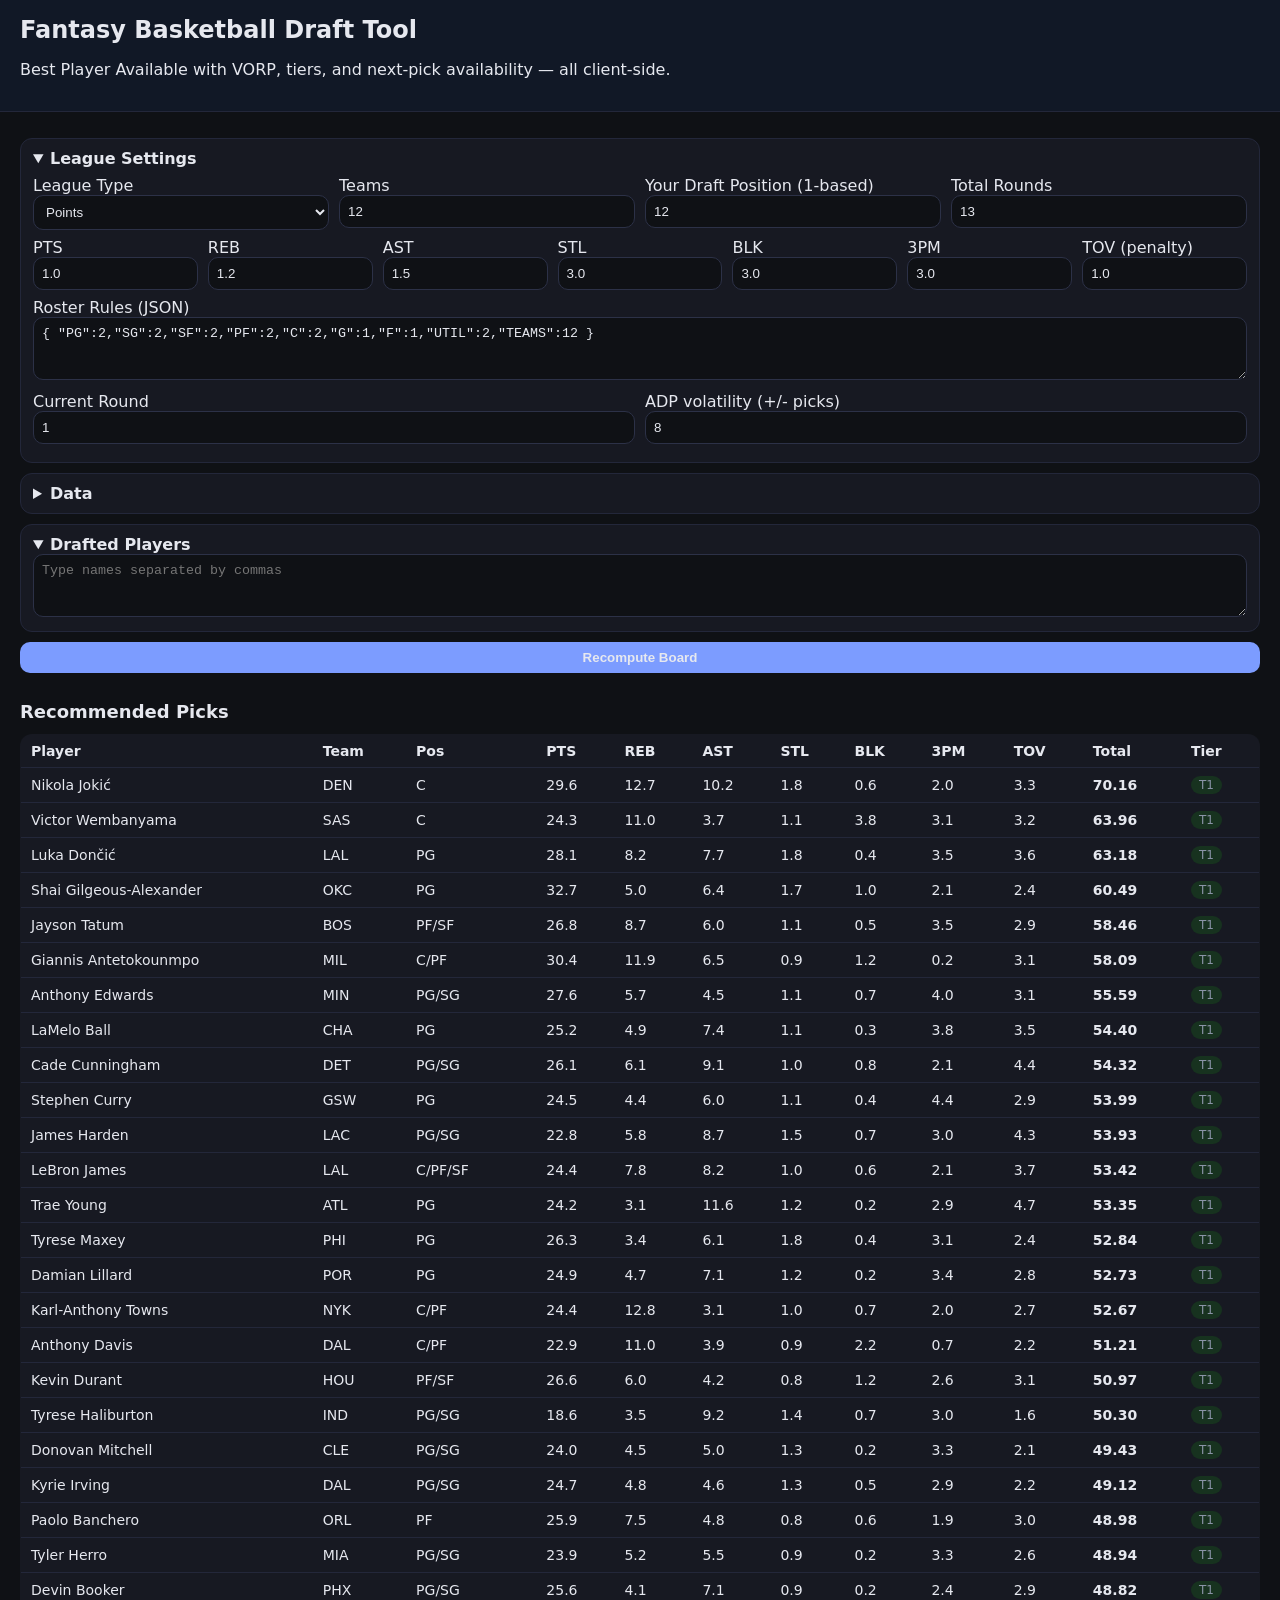
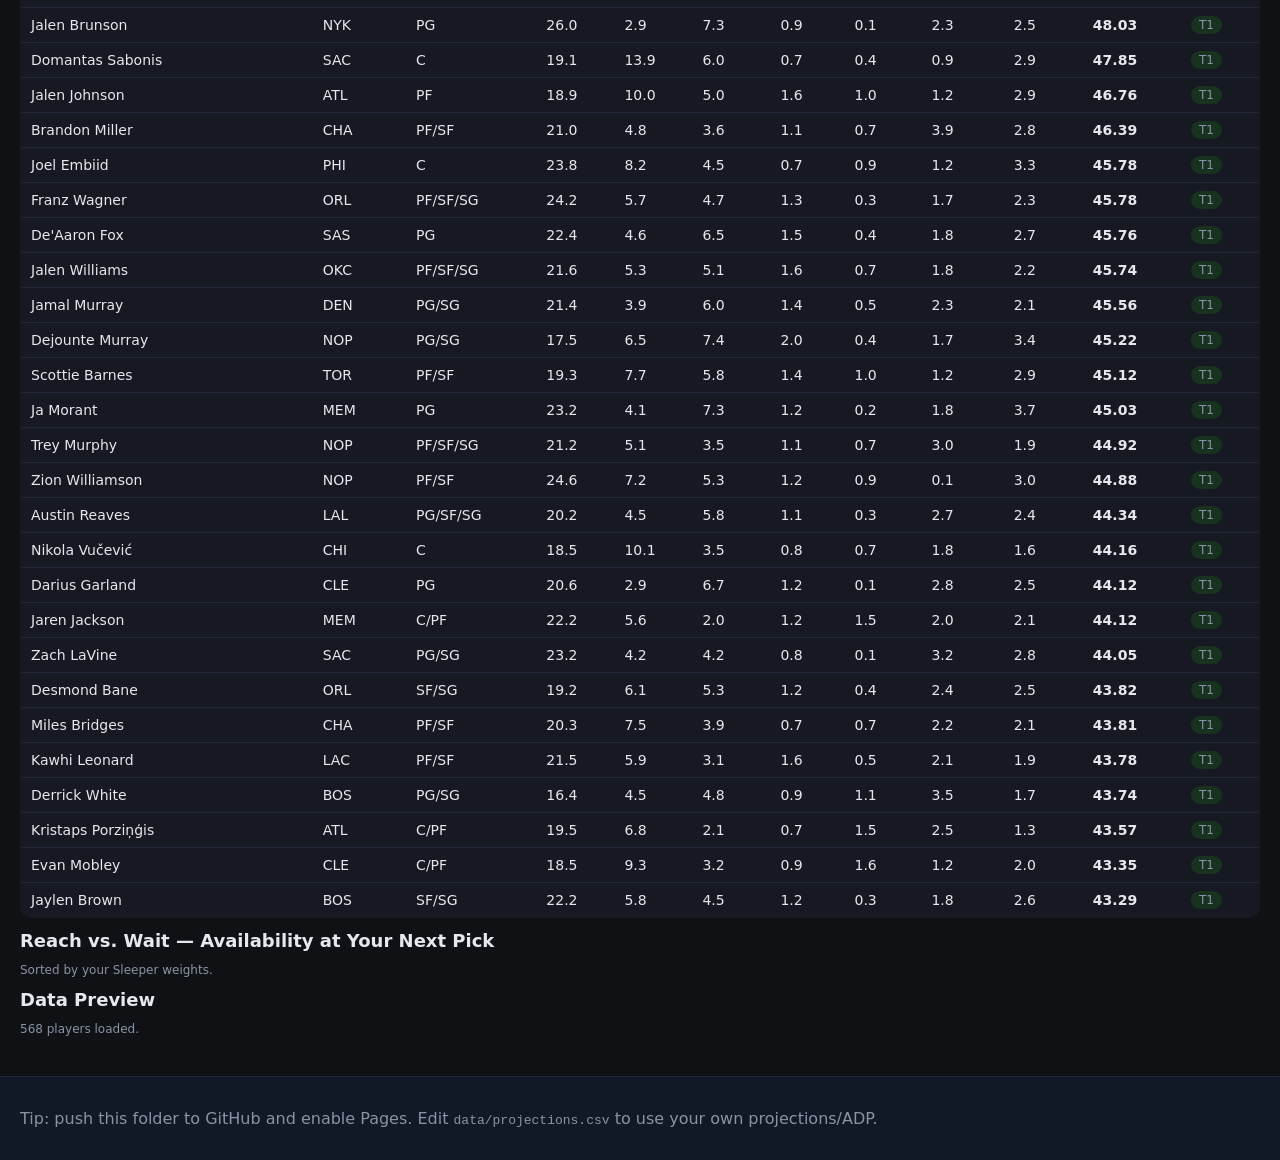
<file: index.html>
<!doctype html>
<html lang="en">
<head>
  <meta charset="utf-8">
  <meta name="viewport" content="width=device-width, initial-scale=1">
  <title>Fantasy Basketball Draft Tool</title>
  <link rel="stylesheet" href="style.css">
</head>
<body>
  <header>
    <h1>Fantasy Basketball Draft Tool</h1>
    <p>Best Player Available with VORP, tiers, and next-pick availability — all client-side.</p>
  </header>

  <section class="controls">
    <details open>
      <summary>League Settings</summary>
      <div class="grid">
        <label>League Type
          <select id="leagueType">
            <option value="points">Points</option>
            <option value="9cat">9-Category</option>
          </select>
        </label>
        <label>Teams
          <input type="number" id="teams" value="12" min="6" max="20" step="1">
        </label>
        <label>Your Draft Position (1-based)
          <input type="number" id="draftPos" value="12" min="1" max="20" step="1">
        </label>
        <label>Total Rounds
          <input type="number" id="rounds" value="13" min="8" max="20" step="1">
        </label>
      </div>

      <div id="pointsWeights" class="grid">
        <label>PTS <input type="number" id="wPTS" value="1.0" step="0.1"></label>
        <label>REB <input type="number" id="wREB" value="1.2" step="0.1"></label>
        <label>AST <input type="number" id="wAST" value="1.5" step="0.1"></label>
        <label>STL <input type="number" id="wSTL" value="3.0" step="0.1"></label>
        <label>BLK <input type="number" id="wBLK" value="3.0" step="0.1"></label>
        <label>3PM <input type="number" id="w3PM" value="3.0" step="0.1"></label>
        <label>TOV (penalty) <input type="number" id="wTOV" value="1.0" step="0.1"></label>
      </div>

      <div id="nineCat" class="grid" style="display:none">
        <label>Punt (comma-separated, e.g., reb,tov)
          <input type="text" id="puntCats" placeholder="">
        </label>
        <label>Volume-correct FG/FT
          <select id="volCorr">
            <option value="true" selected>True</option>
            <option value="false">False</option>
          </select>
        </label>
      </div>

      <label class="block">Roster Rules (JSON)
        <textarea id="rosterRules" rows="3">{ "PG":2,"SG":2,"SF":2,"PF":2,"C":2,"G":1,"F":1,"UTIL":2,"TEAMS":12 }</textarea>
      </label>

      <div class="grid">
        <label>Current Round
          <input type="number" id="currentRound" value="1" min="1" step="1">
        </label>
        <label>ADP volatility (+/- picks)
          <input type="number" id="sigma" value="8" min="3" max="15" step="0.5">
        </label>
      </div>
    </details>

    <details>
      <summary>Data</summary>
      <p>Using <code>data/projections.csv</code> from the repo by default. You can replace it with your own file (same columns) or drop a CSV here:</p>
      <input type="file" id="csvFile" accept=".csv">
    </details>

    <details open>
      <summary>Drafted Players</summary>
      <textarea id="drafted" rows="3" placeholder="Type names separated by commas"></textarea>
    </details>

    <button id="recompute">Recompute Board</button>
  </section>

  <main class="tables">
    <section>
      <h2>Recommended Picks</h2>
      <div id="board"></div>
    </section>

    <section>
      <h2>Reach vs. Wait — Availability at Your Next Pick</h2>
      <div id="avail"></div>
    </section>

    <section>
      <h2>Data Preview</h2>
      <div id="preview"></div>
    </section>
  </main>

  <footer>
    <p>Tip: push this folder to GitHub and enable Pages. Edit <code>data/projections.csv</code> to use your own projections/ADP.</p>
  </footer>

  <script src="app.js?v=6" defer></script>

</body>
</html>
</file>
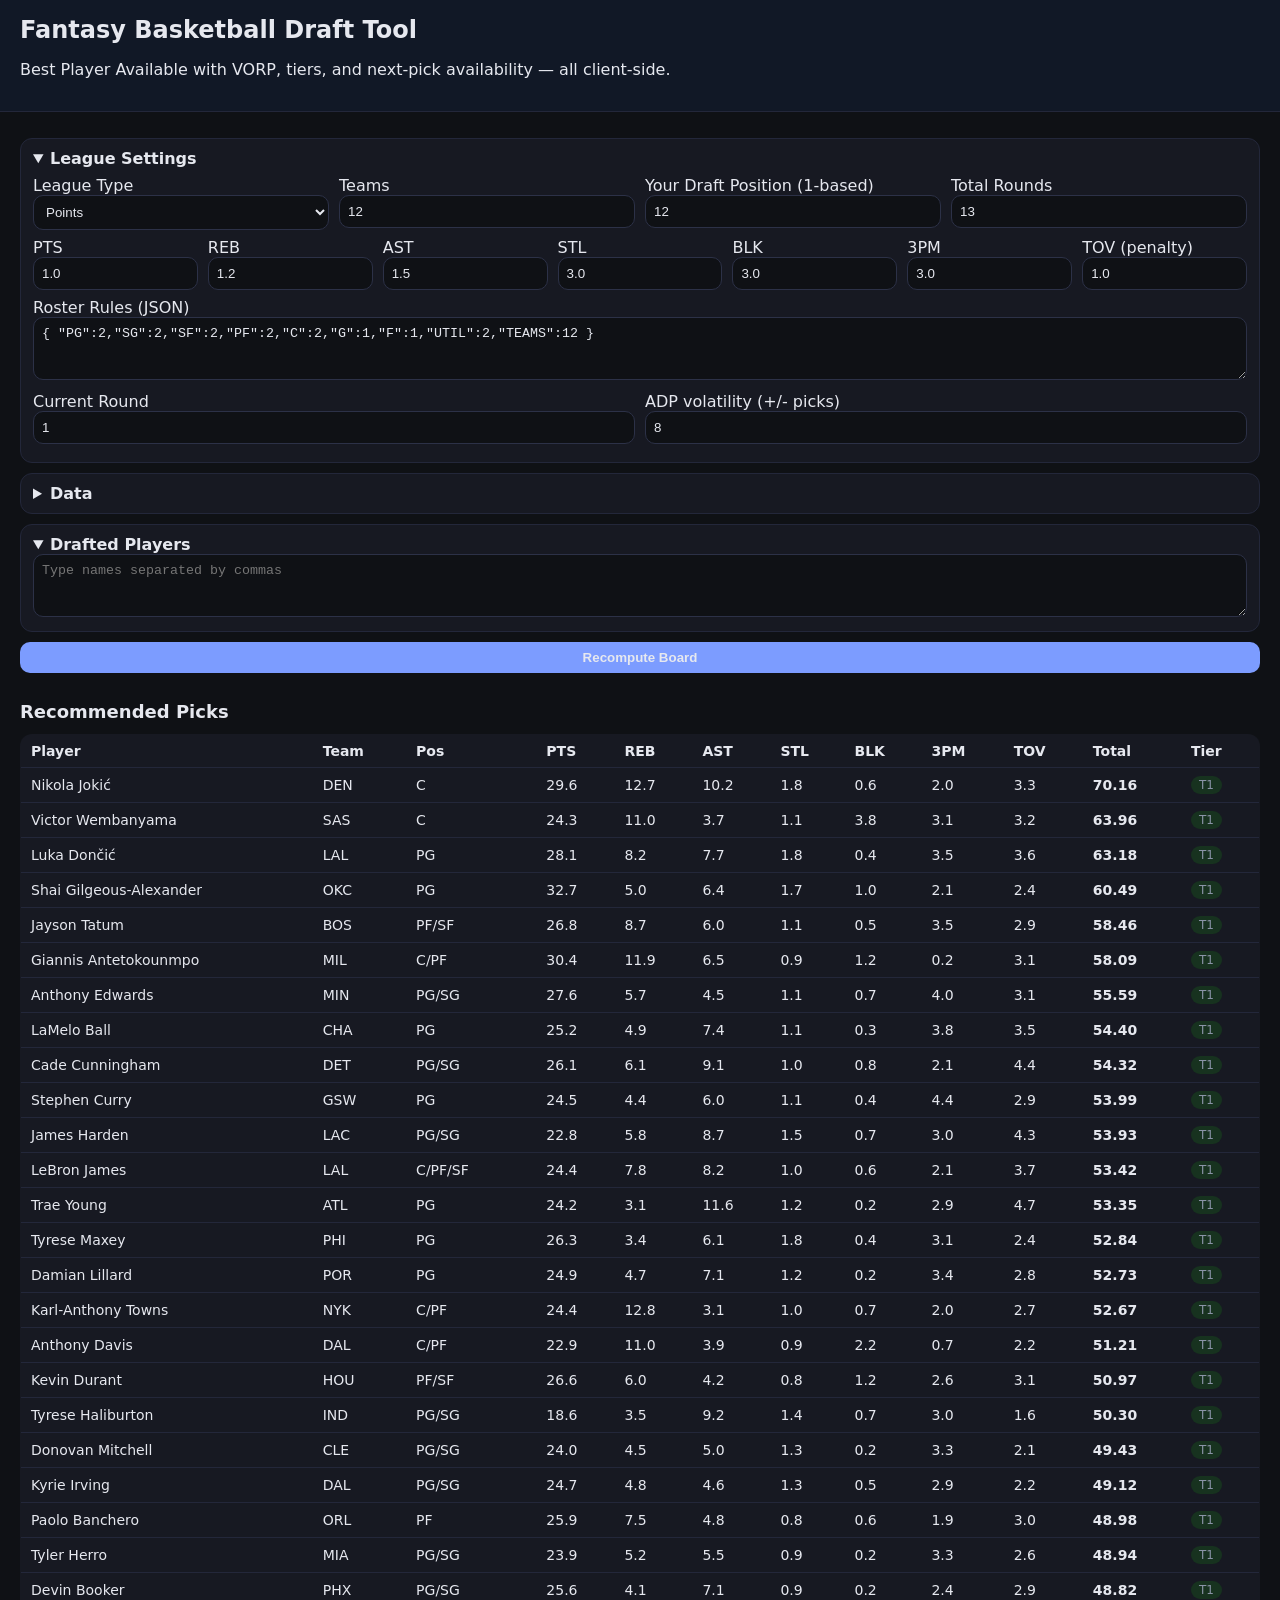
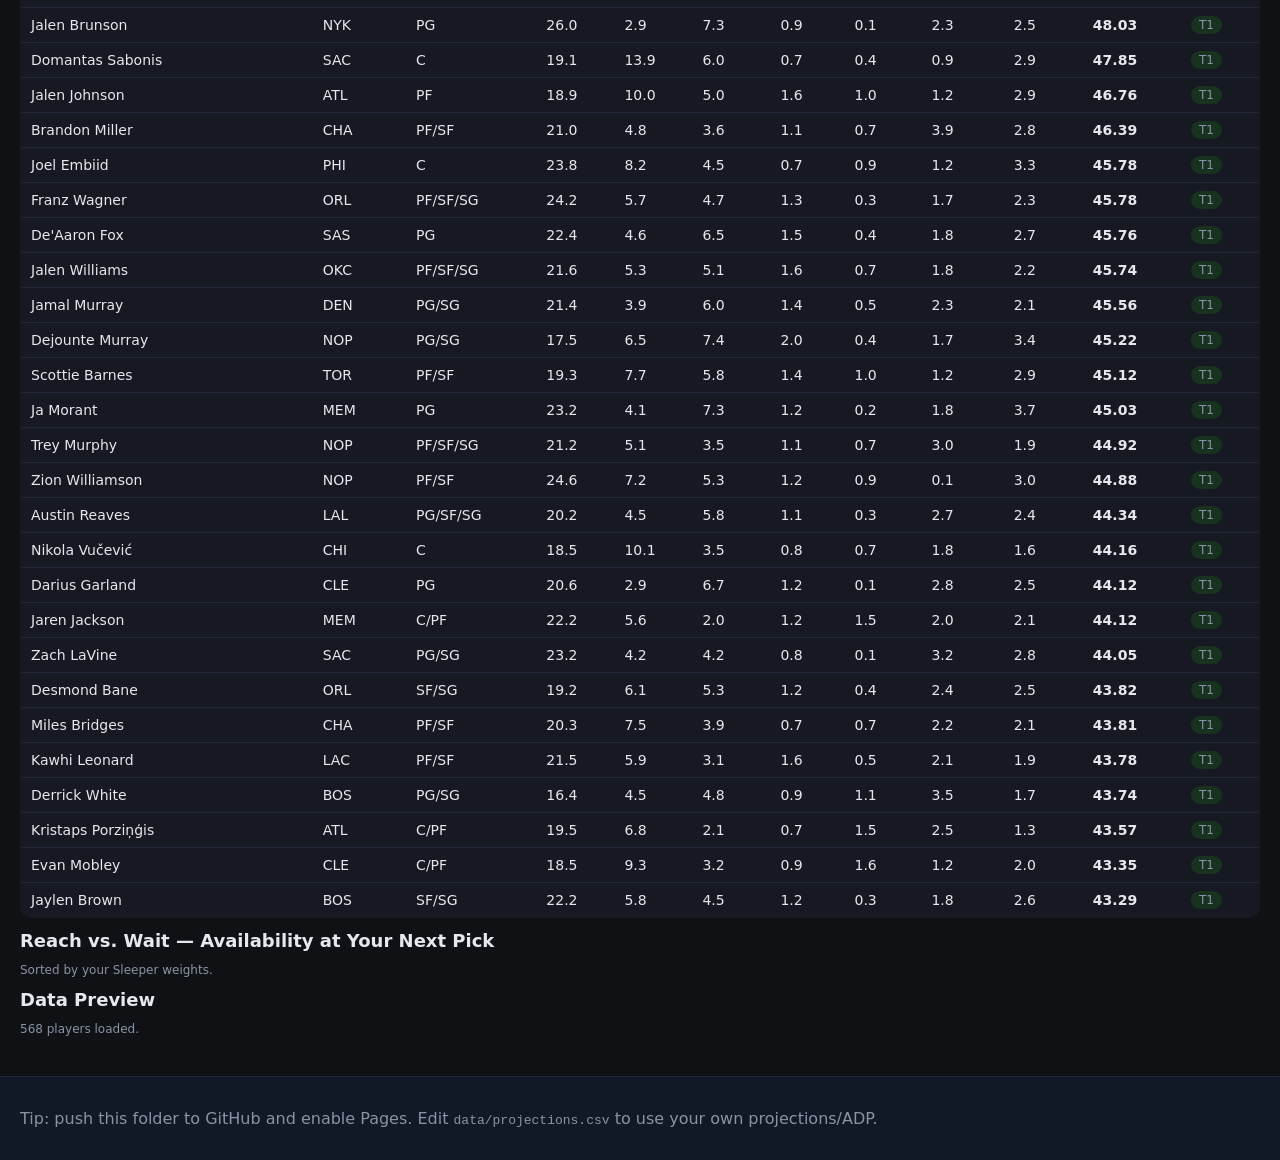
<file: index2.html>
<!doctype html>
<html lang="en">
<head>
  <meta charset="utf-8">
  <meta name="viewport" content="width=device-width, initial-scale=1">
  <title>Fantasy Basketball Draft Tool</title>
  <link rel="stylesheet" href="style.css">
</head>
<body>
  <header>
    <h1>Fantasy Basketball Draft Tool</h1>
    <p>Best Player Available with VORP, tiers, and next-pick availability — all client-side.</p>
  </header>

  <section class="controls">
    <details open>
      <summary>League Settings</summary>
      <div class="grid">
        <label>League Type
          <select id="leagueType">
            <option value="points">Points</option>
            <option value="9cat">9-Category</option>
          </select>
        </label>
        <label>Teams
          <input type="number" id="teams" value="12" min="6" max="20" step="1">
        </label>
        <label>Your Draft Position (1-based)
          <input type="number" id="draftPos" value="12" min="1" max="20" step="1">
        </label>
        <label>Total Rounds
          <input type="number" id="rounds" value="13" min="8" max="20" step="1">
        </label>
      </div>

      <div id="pointsWeights" class="grid">
        <label>PTS <input type="number" id="wPTS" value="1.0" step="0.1"></label>
        <label>REB <input type="number" id="wREB" value="1.2" step="0.1"></label>
        <label>AST <input type="number" id="wAST" value="1.5" step="0.1"></label>
        <label>STL <input type="number" id="wSTL" value="3.0" step="0.1"></label>
        <label>BLK <input type="number" id="wBLK" value="3.0" step="0.1"></label>
        <label>3PM <input type="number" id="w3PM" value="3.0" step="0.1"></label>
        <label>TOV (penalty) <input type="number" id="wTOV" value="1.0" step="0.1"></label>
      </div>

      <div id="nineCat" class="grid" style="display:none">
        <label>Punt (comma-separated, e.g., reb,tov)
          <input type="text" id="puntCats" placeholder="">
        </label>
        <label>Volume-correct FG/FT
          <select id="volCorr">
            <option value="true" selected>True</option>
            <option value="false">False</option>
          </select>
        </label>
      </div>

      <label class="block">Roster Rules (JSON)
        <textarea id="rosterRules" rows="3">{ "PG":2,"SG":2,"SF":2,"PF":2,"C":2,"G":1,"F":1,"UTIL":2,"TEAMS":12 }</textarea>
      </label>

      <div class="grid">
        <label>Current Round
          <input type="number" id="currentRound" value="1" min="1" step="1">
        </label>
        <label>ADP volatility (+/- picks)
          <input type="number" id="sigma" value="8" min="3" max="15" step="0.5">
        </label>
      </div>
    </details>

    <details>
      <summary>Data</summary>
      <p>Using <code>data/projections.csv</code> from the repo by default. You can replace it with your own file (same columns) or drop a CSV here:</p>
      <input type="file" id="csvFile" accept=".csv">
    </details>

    <details open>
      <summary>Drafted Players</summary>
      <textarea id="drafted" rows="3" placeholder="Type names separated by commas"></textarea>
    </details>

    <button id="recompute">Recompute Board</button>
  </section>

  <main class="tables">
    <section>
      <h2>Recommended Picks</h2>
      <div id="board"></div>
    </section>

    <section>
      <h2>Reach vs. Wait — Availability at Your Next Pick</h2>
      <div id="avail"></div>
    </section>

    <section>
      <h2>Data Preview</h2>
      <div id="preview"></div>
    </section>
  </main>

  <footer>
    <p>Tip: push this folder to GitHub and enable Pages. Edit <code>data/projections.csv</code> to use your own projections/ADP.</p>
  </footer>

  <script src="app.js"></script>
</body>
</html>
</file>
<file: style.css>
*{box-sizing:border-box}
body{margin:0;font-family:system-ui,-apple-system,Segoe UI,Roboto,Arial,sans-serif;background:#0f1115;color:#e6e8ef}
header,footer{padding:16px 20px;background:#111826;border-bottom:1px solid #23273a}
footer{border-top:1px solid #23273a;border-bottom:none;color:#8a93a6}
h1{margin:0;font-size:24px}h2{font-size:18px;margin:12px 0}
section.controls{padding:16px 20px}
details{background:#171922;border:1px solid #23273a;border-radius:12px;margin:10px 0;padding:10px 12px}
summary{cursor:pointer;font-weight:600}
.grid{display:grid;grid-template-columns:repeat(auto-fit,minmax(160px,1fr));gap:10px;margin:8px 0}
.block{display:block}
input,select,textarea,button{width:100%;padding:8px;border-radius:10px;border:1px solid #2c3147;background:#0f1115;color:#e6e8ef}
button{background:#7c9cff;border:none;font-weight:600;cursor:pointer}
button:hover{filter:brightness(1.05)}
main.tables{padding:0 20px 40px}
table{width:100%;border-collapse:collapse;margin:8px 0;background:#171922;border:1px solid #23273a;border-radius:12px;overflow:hidden}
th,td{padding:8px 10px;border-bottom:1px solid #23273a;text-align:left;font-size:14px}
th.sortable{cursor:pointer}
tr:hover td{background:#141827}
.badge{display:inline-block;padding:2px 8px;border-radius:999px;background:#23273a;color:#8a93a6;font-size:12px}
.tier-1{background:#17321f}.tier-2{background:#1d2b45}.tier-3{background:#2b2545}.tier-4{background:#452b2b}.tier-5{background:#3b2b45}.tier-6{background:#3a3a3a}
.small{font-size:12px;color:#8a93a6}
</file>
